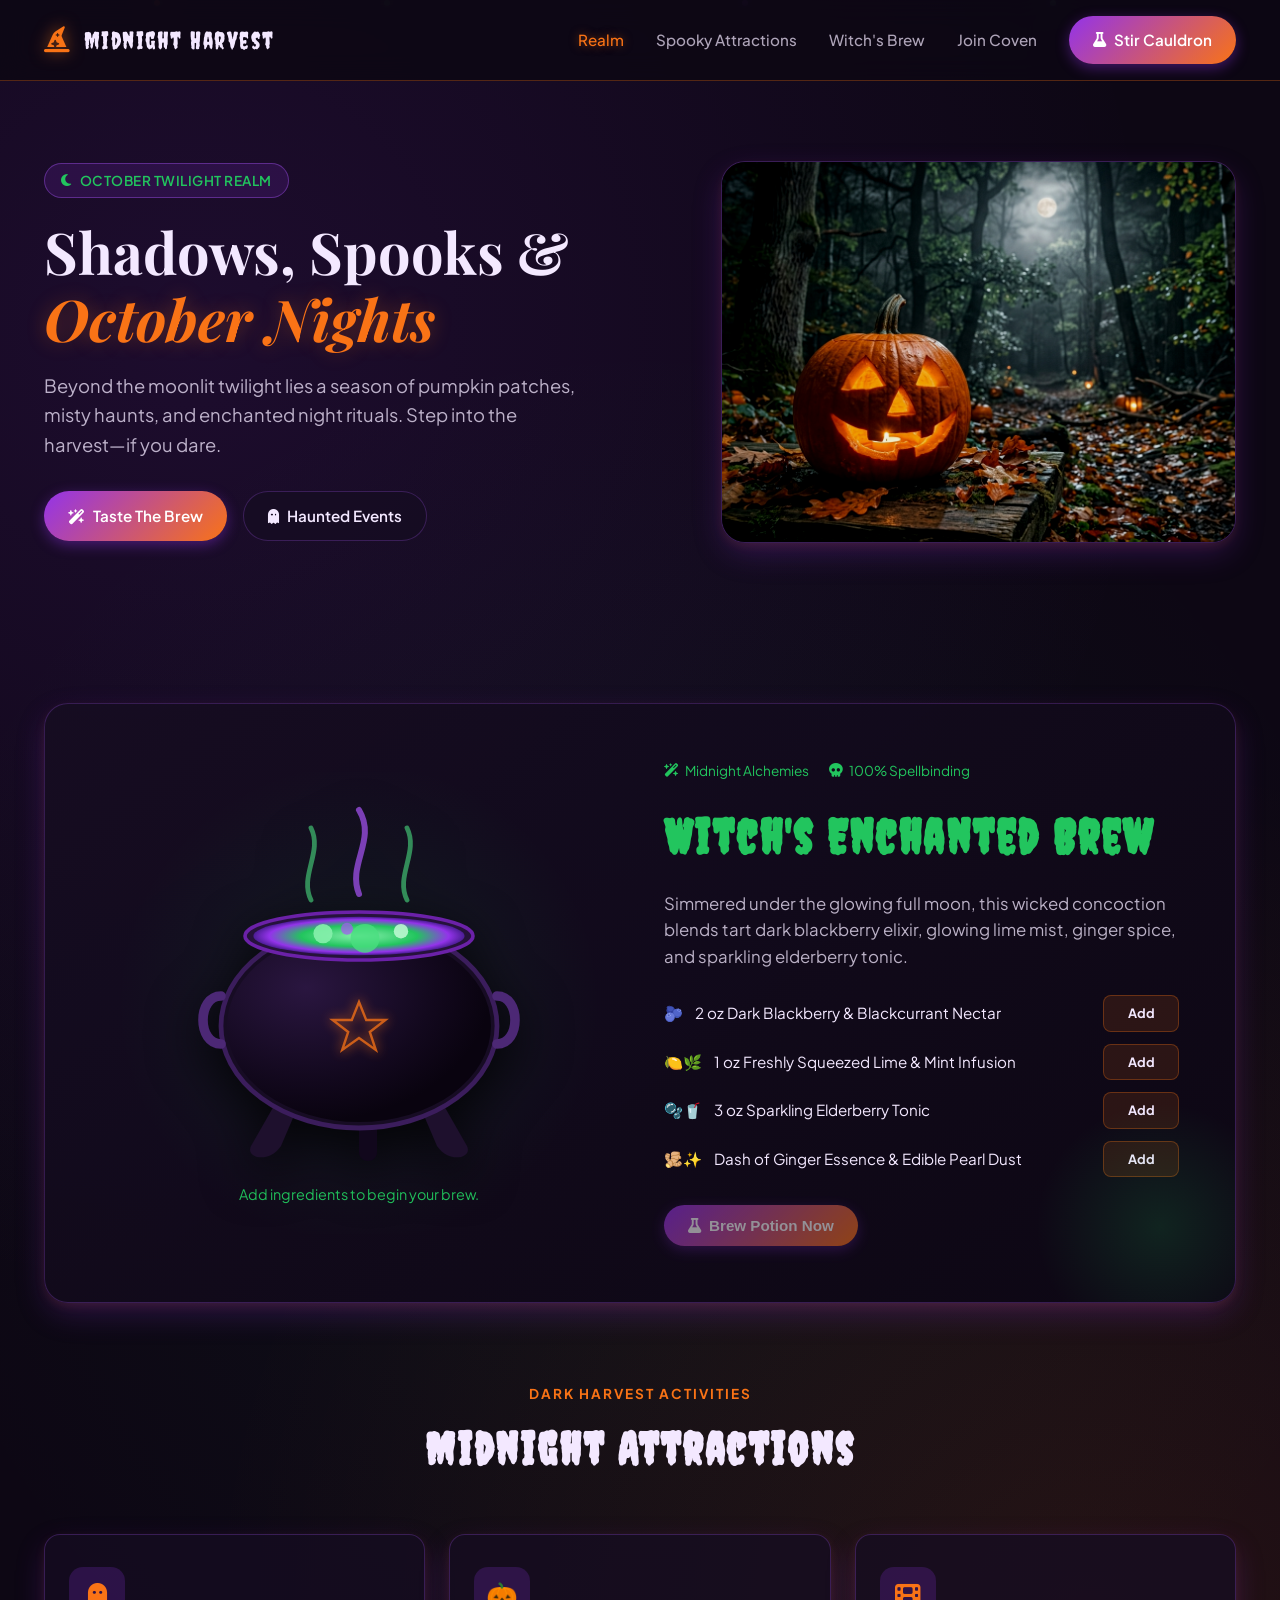
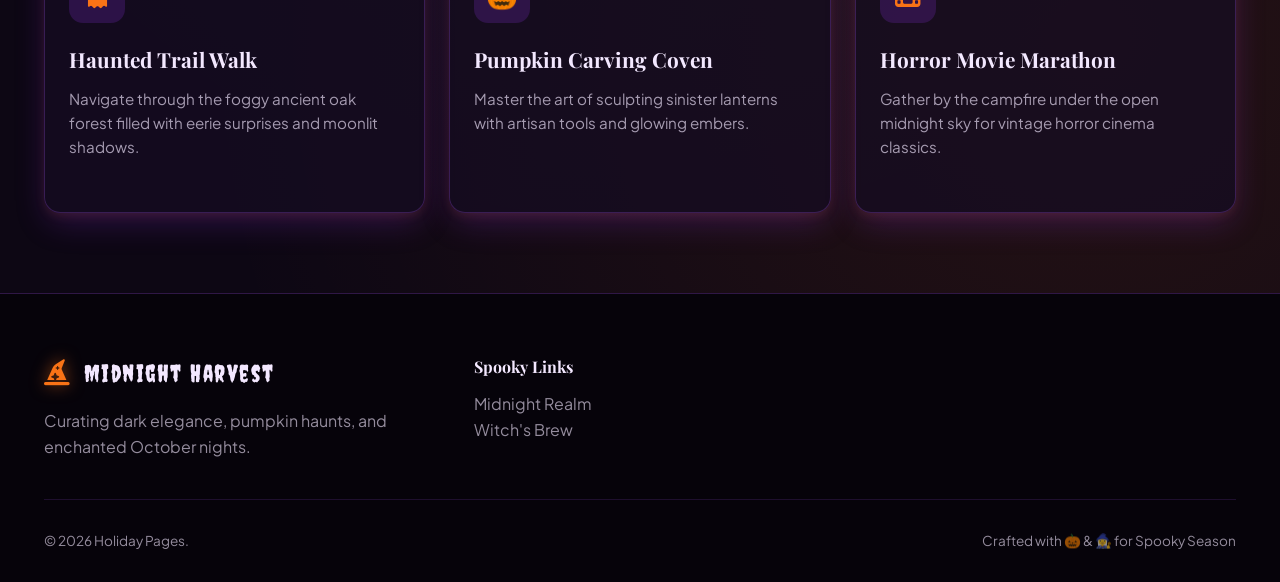
<file: index.html>
<!DOCTYPE html>
<html lang="en">

<head>
    <meta charset="UTF-8">
    <meta name="viewport" content="width=device-width, initial-scale=1.0">
    <title>Midnight Harvest & Spooky Season</title>
    <link rel="stylesheet" href="styles.css">
    <script src="nav.js" defer></script>
    <!-- Google Fonts: Creepster for eerie titles & Plus Jakarta Sans / Playfair for text -->
    <link rel="preconnect" href="https://fonts.googleapis.com">
    <link rel="preconnect" href="https://fonts.gstatic.com" crossorigin>
    <link href="https://fonts.googleapis.com/css2?family=Creepster&family=Playfair+Display:ital,wght@0,400..900;1,400..900&family=Plus+Jakarta+Sans:wght@300;400;500;600;700&display=swap" rel="stylesheet">
    <!-- FontAwesome icons for spooky UI items -->
    <link rel="stylesheet" href="https://cdnjs.cloudflare.com/ajax/libs/font-awesome/6.4.0/css/all.min.css">
</head>

<body>

    <div class="embers-container">
        <div class="floating-ember"></div>
        <div class="floating-ember"></div>
        <div class="floating-ember"></div>
        <div class="floating-ember"></div>
    </div>

    <!-- Navigation Header -->
    <header>
        <div class="container">
            <div class="nav-wrapper">
                <a href="#" class="logo">
                    <i class="fa-solid fa-hat-wizard"></i>
                    <span>Midnight Harvest</span>
                </a>
                <button class="nav-toggle" type="button" aria-expanded="false" aria-controls="primary-navigation" aria-label="Open navigation">
                    <i class="fa-solid fa-bars" aria-hidden="true"></i>
                </button>
                <div class="nav-menu" id="primary-navigation">
                    <ul class="nav-links">
                        <li><a href="#home" class="active">Realm</a></li>
                        <li><a href="#attractions">Spooky Attractions</a></li>
                        <li><a href="#brew">Witch's Brew</a></li>
                        <li><a href="pumpkin.html">Join Coven</a></li>
                    </ul>
                    <a href="#brew" class="btn-cta">
                        <i class="fa-solid fa-flask"></i> Stir Cauldron
                    </a>
                </div>
            </div>
        </div>
    </header>

    <main>
        <section class="hero-section" id="home">
            <div class="container">
                <div class="hero-grid">
                    <div class="hero-content">
                        <div class="seasonal-badge">
                            <i class="fa-solid fa-moon"></i> October Twilight Realm
                        </div>
                        <h1>Shadows, Spooks & <span>October Nights</span></h1>
                        <p>Beyond the moonlit twilight lies a season of pumpkin patches, misty haunts, and enchanted
                            night rituals. Step into the harvest—if you dare.</p>
                        <div class="hero-actions">
                            <a href="#brew" class="btn-cta">
                                <i class="fa-solid fa-wand-magic-sparkles"></i> Taste The Brew
                            </a>
                            <a href="#attractions" class="btn-secondary">
                                <i class="fa-solid fa-ghost"></i> Haunted Events
                            </a>
                        </div>
                    </div>

                    <div class="hero-spooky-card full-bleed-hero-card">
                        <img src="index-images/main-page.jpg"
                            alt="Glow of Jack-o-lantern in haunted woods">
                    </div>
                </div>
            </div>
        </section>

        <!-- Witch's Cauldron Recipe Section -->
        <section class="container" id="brew">
            <div class="story-section">
                <div class="story-grid">
                    <!-- DETAILED VECTOR WITCH'S CAULDRON WITH GLOWING BREW & ANIMATIONS -->
                    <div class="cauldron-container">
                        <div class="cauldron-svg-wrapper">
                            <svg viewBox="0 0 300 320" fill="none" xmlns="http://www.w3.org/2000/svg">
                                <!-- Steam & Mist layer -->
                                <g class="cauldron-steam">
                                    <path d="M110 90C100 70 120 50 110 30" stroke="#4ade80" stroke-width="4"
                                        stroke-linecap="round" opacity="0.6" />
                                    <path d="M150 85C140 60 165 40 150 15" stroke="#a855f7" stroke-width="5"
                                        stroke-linecap="round" opacity="0.7" />
                                    <path d="M190 90C180 70 200 50 190 30" stroke="#4ade80" stroke-width="4"
                                        stroke-linecap="round" opacity="0.6" />
                                </g>

                                <!-- Cauldron Feet/Stand -->
                                <path d="M80 260 L60 295 C55 305 75 310 85 295 L100 260 Z" fill="#1e102d" />
                                <path d="M220 260 L240 295 C245 305 225 310 215 295 L200 260 Z" fill="#1e102d" />
                                <path d="M150 270 L150 300 C150 310 165 310 165 300 L165 270 Z" fill="#11071c" />

                                <!-- Cauldron Body -->
                                <ellipse cx="150" cy="195" rx="115" ry="85" fill="#170c24" stroke="#3b1d5c"
                                    stroke-width="4" />
                                <ellipse cx="150" cy="195" rx="110" ry="80" fill="url(#cauldronShading)" />

                                <!-- Handles -->
                                <path d="M35 170 C15 170 15 210 35 210" stroke="#4c2875" stroke-width="8"
                                    stroke-linecap="round" fill="none" />
                                <path d="M265 170 C285 170 285 210 265 210" stroke="#4c2875" stroke-width="8"
                                    stroke-linecap="round" fill="none" />

                                <!-- Rim -->
                                <ellipse cx="150" cy="120" rx="95" ry="20" fill="#26123b" stroke="#6b21a8"
                                    stroke-width="3" />

                                <!-- Glowing Potion Liquid Surface -->
                                <g class="cauldron-glow">
                                    <ellipse cx="150" cy="120" rx="88" ry="16" fill="url(#potionGlow)" />
                                </g>

                                <!-- Bubbles popping in the potion -->
                                <circle class="cauldron-bubble" cx="120" cy="118" r="8" fill="#86efac" opacity="0.9" />
                                <circle class="cauldron-bubble-2" cx="155" cy="122" r="12" fill="#4ade80"
                                    opacity="0.8" />
                                <circle class="cauldron-bubble-3" cx="185" cy="116" r="6" fill="#bbf7d0"
                                    opacity="0.9" />
                                <circle class="cauldron-bubble" cx="140" cy="114" r="5" fill="#a855f7" opacity="0.7" />

                                <!-- Magic Emblem on Cauldron Front -->
                                <path
                                    d="M150 175 L156 190 L172 190 L159 200 L164 215 L150 205 L136 215 L141 200 L128 190 L144 190 Z"
                                    fill="none" stroke="#f97316" stroke-width="2" opacity="0.8"
                                    filter="drop-shadow(0 0 5px #f97316)" />

                                <!-- Gradients Definition -->
                                <defs>
                                    <radialGradient id="cauldronShading" cx="30%" cy="30%" r="70%">
                                        <stop offset="0%" stop-color="#2a1640" />
                                        <stop offset="70%" stop-color="#12081d" />
                                        <stop offset="100%" stop-color="#09030f" />
                                    </radialGradient>
                                    <radialGradient id="potionGlow" cx="50%" cy="50%" r="50%">
                                        <stop offset="0%" stop-color="#86efac" />
                                        <stop offset="55%" stop-color="#22c55e" />
                                        <stop offset="85%" stop-color="#9333ea" />
                                        <stop offset="100%" stop-color="#4c1d95" />
                                    </radialGradient>
                                </defs>
                            </svg>
                        </div>
                        <div class="cauldron-recipe-state">
                            <p class="cauldron-status" id="cauldronStatus" role="status" aria-live="polite">Add ingredients to begin your brew.</p>
                            <ul class="cauldron-contents" id="cauldronContents" aria-label="Ingredients in the cauldron"></ul>
                        </div>
                    </div>

                    <!-- Recipe Content -->
                    <div class="story-content">
                        <div class="recipe-meta">
                            <span><i class="fa-solid fa-wand-magic-sparkles"></i> Midnight Alchemies</span>
                            <span><i class="fa-solid fa-skull"></i> 100% Spellbinding</span>
                        </div>
                        <h2 class="spooky-font" style="color: var(--accent-green); font-size: 3rem;">Witch's Enchanted
                            Brew</h2>
                        <p>Simmered under the glowing full moon, this wicked concoction blends tart dark blackberry
                            elixir, glowing lime mist, ginger spice, and sparkling elderberry tonic.</p>

                        <ul class="ingredient-list brew-ingredient-list">
                            <li>
                                <span class="ingredient-name"><span aria-hidden="true">🫐</span> 2 oz Dark Blackberry & Blackcurrant Nectar</span>
                                <button class="ingredient-add" type="button" data-ingredient="Dark Blackberry & Blackcurrant Nectar">Add</button>
                            </li>
                            <li>
                                <span class="ingredient-name"><span aria-hidden="true">🍋🌿</span> 1 oz Freshly Squeezed Lime & Mint Infusion</span>
                                <button class="ingredient-add" type="button" data-ingredient="Freshly Squeezed Lime & Mint Infusion">Add</button>
                            </li>
                            <li>
                                <span class="ingredient-name"><span aria-hidden="true">🫧🥤</span> 3 oz Sparkling Elderberry Tonic</span>
                                <button class="ingredient-add" type="button" data-ingredient="Sparkling Elderberry Tonic">Add</button>
                            </li>
                            <li>
                                <span class="ingredient-name"><span aria-hidden="true">🫚✨</span> Dash of Ginger Essence & Edible Pearl Dust</span>
                                <button class="ingredient-add" type="button" data-ingredient="Ginger Essence & Edible Pearl Dust">Add</button>
                            </li>
                        </ul>

                        <button class="btn-cta" id="brewButton" type="button" onclick="castSpell()" disabled>
                            <i class="fa-solid fa-flask"></i> Brew Potion Now
                        </button>
                    </div>
                </div>
            </div>
        </section>

        <!-- Attractions Section -->
        <section class="container" id="attractions">
            <div class="section-header">
                <span class="sub-title">Dark Harvest Activities</span>
                <h2 class="spooky-font">Midnight Attractions</h2>
            </div>

            <div class="highlights-grid">
                <a class="feature-card" href="haunted.html">
                    <div class="feature-icon-wrapper">
                        <i class="fa-solid fa-ghost"></i>
                    </div>
                    <h3>Haunted Trail Walk</h3>
                    <p>Navigate through the foggy ancient oak forest filled with eerie surprises and moonlit shadows.
                    </p>
                </a>

                <a class="feature-card" href="pumpkin.html">
                    <div class="feature-icon-wrapper">
                        <span aria-hidden="true">🎃</span>
                    </div>
                    <h3>Pumpkin Carving Coven</h3>
                    <p>Master the art of sculpting sinister lanterns with artisan tools and glowing embers.</p>
                </a>

                <a class="feature-card" href="movies.html">
                    <div class="feature-icon-wrapper">
                        <i class="fa-solid fa-film"></i>
                    </div>
                    <h3>Horror Movie Marathon</h3>
                    <p>Gather by the campfire under the open midnight sky for vintage horror cinema classics.</p>
                </a>
            </div>
        </section>
    </main>

    <!-- Footer -->
    <footer>
        <div class="container">
            <div class="footer-grid">
                <div class="footer-brand">
                    <a href="#" class="logo">
                        <i class="fa-solid fa-hat-wizard"></i>
                        <span>Midnight Harvest</span>
                    </a>
                    <p>Curating dark elegance, pumpkin haunts, and enchanted October nights.</p>
                </div>
                <div>
                    <h4 style="color: var(--text-ghost); margin-bottom: 12px;">Spooky Links</h4>
                    <p><a href="#home" style="color: rgba(243,232,255,0.6); text-decoration: none;">Midnight Realm</a>
                    </p>
                    <p><a href="#brew" style="color: rgba(243,232,255,0.6); text-decoration: none;">Witch's Brew</a></p>
                </div>
            </div>
            <div class="footer-bottom">
                <p>&copy; 2026 Holiday Pages.</p>
                <p>Crafted with 🎃 & 🧙‍♀️ for Spooky Season</p>
            </div>
        </div>
    </footer>

    <!-- Toast Popup for Potion Spell -->
    <div class="spooky-toast" id="spookyToast" role="status" aria-live="polite">
        🧪 <i id="spookyToastMessage">Thick, heavy pockets of air pushed through the syrupy liquid, breaking with a sluggish snap.</i>
    </div>

    <script>
        const ingredientButtons = document.querySelectorAll('.ingredient-add');
        const cauldronContents = document.getElementById('cauldronContents');
        const cauldronStatus = document.getElementById('cauldronStatus');
        const brewButton = document.getElementById('brewButton');
        const addedIngredients = new Set();
        let isBrewing = false;

        function resetIngredients() {
            addedIngredients.clear();
            cauldronContents.replaceChildren();
            ingredientButtons.forEach((button) => {
                button.disabled = false;
                button.textContent = 'Add';
            });
            brewButton.disabled = true;
            cauldronStatus.textContent = 'Potion finished. Add ingredients to brew again.';
            isBrewing = false;
        }

        ingredientButtons.forEach((button) => {
            button.addEventListener('click', () => {
                const ingredient = button.dataset.ingredient;
                if (addedIngredients.has(ingredient)) return;

                addedIngredients.add(ingredient);
                const listItem = document.createElement('li');
                listItem.textContent = ingredient;
                cauldronContents.append(listItem);

                button.disabled = true;
                button.textContent = 'Added';
                cauldronStatus.textContent = addedIngredients.size === ingredientButtons.length
                    ? 'All ingredients added. Your brew is ready.'
                    : `${addedIngredients.size} of ${ingredientButtons.length} ingredients added.`;
                brewButton.disabled = addedIngredients.size !== ingredientButtons.length;
            });
        });

        function castSpell() {
            if (isBrewing || addedIngredients.size !== ingredientButtons.length) return;

            isBrewing = true;
            brewButton.disabled = true;
            const toast = document.getElementById('spookyToast');
            const toastMessage = document.getElementById('spookyToastMessage');
            toast.style.display = 'block';
            toastMessage.textContent = 'Thick, heavy pockets of air pushed through the syrupy liquid, breaking with a sluggish snap.';
            cauldronStatus.textContent = 'Your potion is bubbling away.';

            // Visual feedback on cauldron SVG bubbles
            const bubbles = document.querySelectorAll('.cauldron-bubble, .cauldron-bubble-2, .cauldron-bubble-3');
            bubbles.forEach(b => {
                b.style.fill = "#f97316";
            });

            setTimeout(() => {
                toast.style.display = 'none';
                bubbles.forEach(b => {
                    b.style.fill = "#86efac";
                });

                setTimeout(() => {
                    toastMessage.textContent = 'Your potion is ready to serve!';
                    toast.style.display = 'block';
                    cauldronStatus.textContent = 'Your potion is ready to serve.';

                    setTimeout(() => {
                        toast.style.display = 'none';
                        resetIngredients();
                    }, 3000);
                }, 1500);
            }, 4000);
        }
    </script>
</body>
</html>
</file>
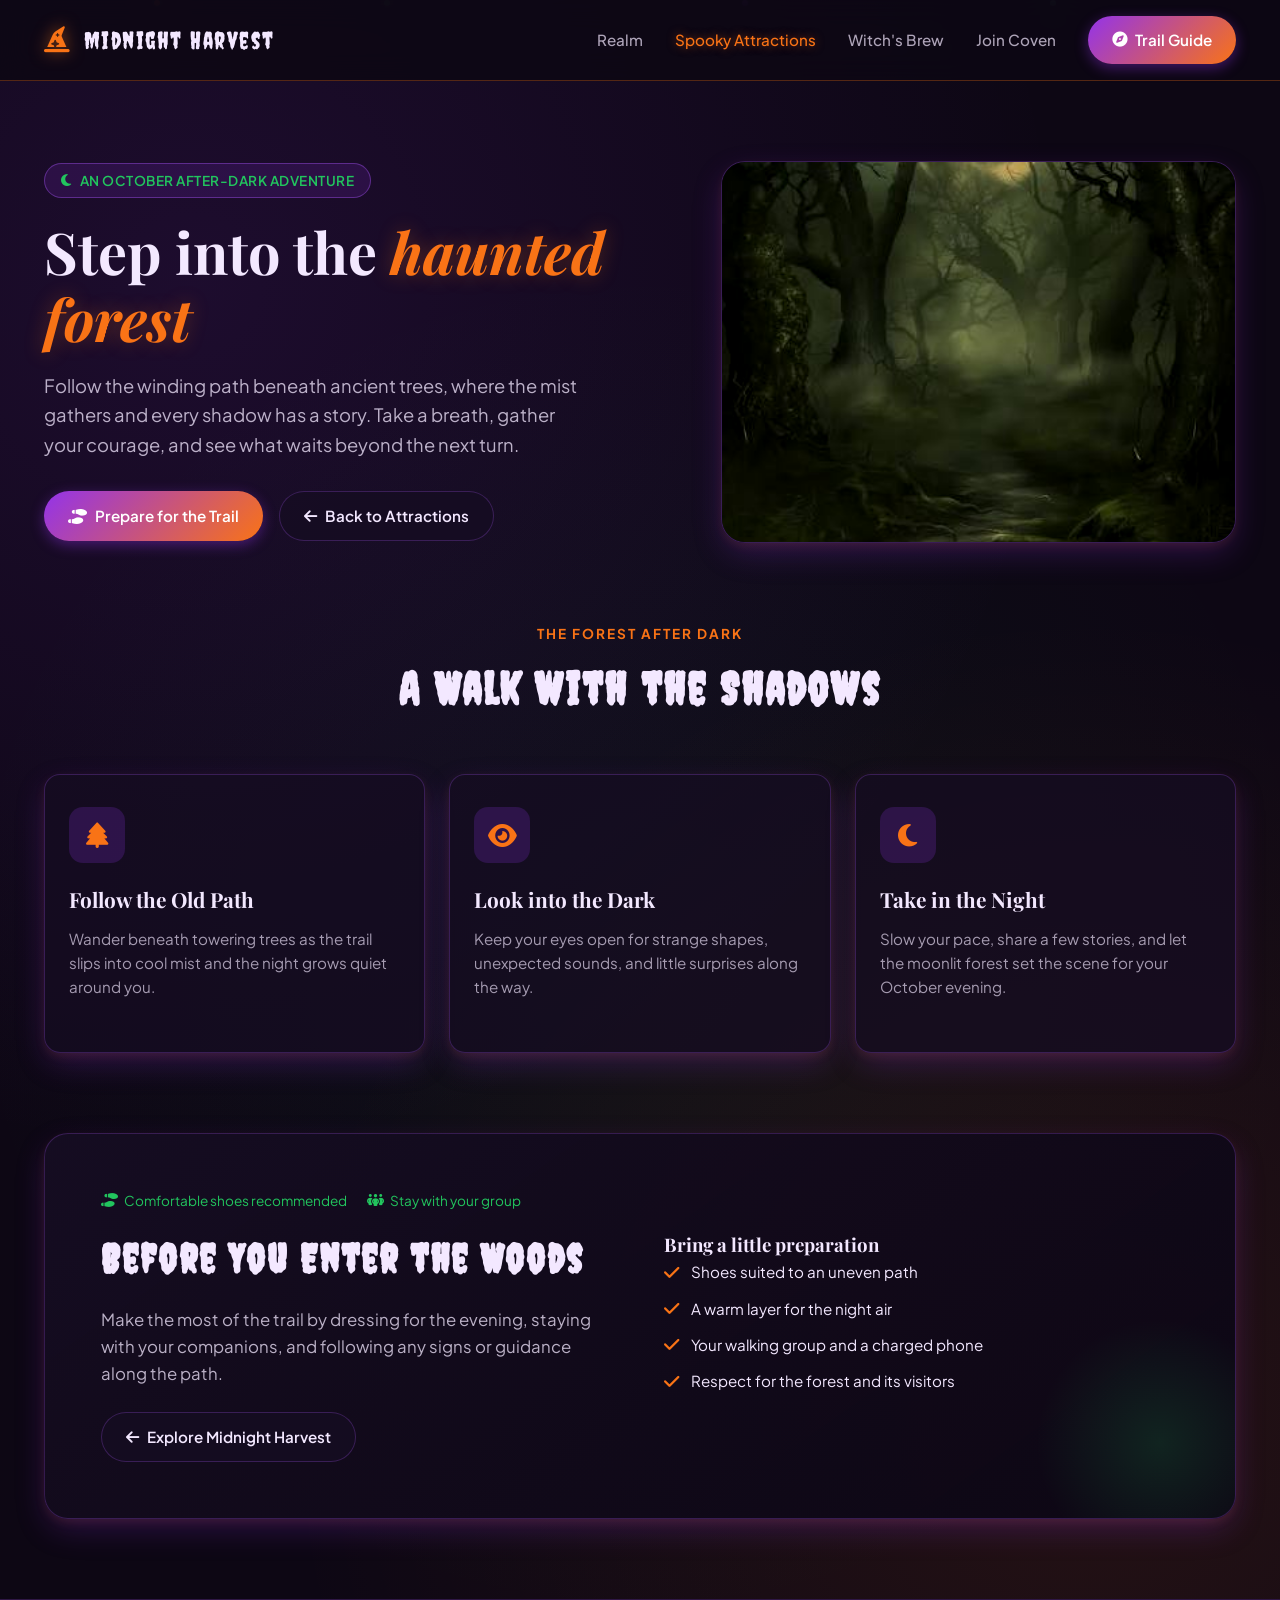
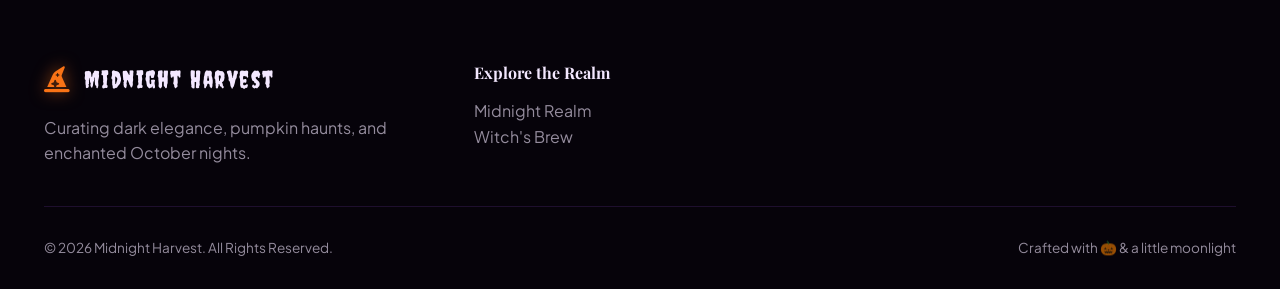
<file: haunted.html>
<!DOCTYPE html>
<html lang="en">
<head>
    <meta charset="UTF-8">
    <meta name="viewport" content="width=device-width, initial-scale=1.0">
    <title>Haunted Trail Walk</title>
    <link rel="stylesheet" href="styles.css">
    <script src="nav.js" defer></script>
    <!-- Google Fonts: Creepster for eerie titles & Plus Jakarta Sans / Playfair for text -->
    <link rel="preconnect" href="https://fonts.googleapis.com">
    <link rel="preconnect" href="https://fonts.gstatic.com" crossorigin>
    <link href="https://fonts.googleapis.com/css2?family=Creepster&family=Playfair+Display:ital,wght@0,400..900;1,400..900&family=Plus+Jakarta+Sans:wght@300;400;500;600;700&display=swap" rel="stylesheet">
    <!-- FontAwesome icons for spooky UI items -->
    <link rel="stylesheet" href="https://cdnjs.cloudflare.com/ajax/libs/font-awesome/6.4.0/css/all.min.css">
</head>
<body>
    <div class="embers-container" aria-hidden="true">
        <div class="floating-ember"></div>
        <div class="floating-ember"></div>
        <div class="floating-ember"></div>
        <div class="floating-ember"></div>
    </div>

    <!-- Navigation Header -->
    <header>
        <div class="container">
            <div class="nav-wrapper">
                <a href="index.html" class="logo">
                    <i class="fa-solid fa-hat-wizard"></i>
                    <span>Midnight Harvest</span>
                </a>
                <button class="nav-toggle" type="button" aria-expanded="false" aria-controls="primary-navigation" aria-label="Open navigation">
                    <i class="fa-solid fa-bars" aria-hidden="true"></i>
                </button>
                <div class="nav-menu" id="primary-navigation">
                    <ul class="nav-links">
                        <li><a href="index.html#home">Realm</a></li>
                        <li><a href="index.html#attractions" class="active">Spooky Attractions</a></li>
                        <li><a href="index.html#brew">Witch's Brew</a></li>
                        <li><a href="pumpkin.html">Join Coven</a></li>
                    </ul>
                    <a href="#trail-guide" class="btn-cta">
                        <i class="fa-solid fa-compass"></i> Trail Guide
                    </a>
                </div>
            </div>
        </div>
    </header>

    <main>
        <section class="hero-section" id="home">
            <div class="container">
                <div class="hero-grid">
                    <div class="hero-content">
                        <div class="seasonal-badge">
                            <i class="fa-solid fa-moon"></i> An October After-Dark Adventure
                        </div>
                        <h1>Step into the <span>haunted forest</span></h1>
                        <p>Follow the winding path beneath ancient trees, where the mist gathers and every shadow has a story. Take a breath, gather your courage, and see what waits beyond the next turn.</p>
                        <div class="hero-actions">
                            <a href="#trail-guide" class="btn-cta">
                                <i class="fa-solid fa-shoe-prints"></i> Prepare for the Trail
                            </a>
                            <a href="index.html#attractions" class="btn-secondary">
                                <i class="fa-solid fa-arrow-left"></i> Back to Attractions
                            </a>
                        </div>
                    </div>

                    <div class="hero-spooky-card full-bleed-hero-card">
                        <img src="haunted-images/haunted-path.jpg"
                            alt="A moonlit path winding through a swampy forest of twisted trees">
                    </div>
                </div>
            </div>
        </section>

        <section class="container" id="trail-experience">
            <div class="section-header">
                <span class="sub-title">The forest after dark</span>
                <h2 class="spooky-font">A Walk with the Shadows</h2>
            </div>

            <div class="highlights-grid">
                <div class="feature-card">
                    <div class="feature-icon-wrapper">
                        <i class="fa-solid fa-tree"></i>
                    </div>
                    <h3>Follow the Old Path</h3>
                    <p>Wander beneath towering trees as the trail slips into cool mist and the night grows quiet around you.</p>
                </div>

                <div class="feature-card">
                    <div class="feature-icon-wrapper">
                        <i class="fa-solid fa-eye"></i>
                    </div>
                    <h3>Look into the Dark</h3>
                    <p>Keep your eyes open for strange shapes, unexpected sounds, and little surprises along the way.</p>
                </div>

                <div class="feature-card">
                    <div class="feature-icon-wrapper">
                        <i class="fa-solid fa-moon"></i>
                    </div>
                    <h3>Take in the Night</h3>
                    <p>Slow your pace, share a few stories, and let the moonlit forest set the scene for your October evening.</p>
                </div>
            </div>
        </section>

        <section class="container" id="trail-guide">
            <div class="story-section">
                <div class="story-grid">
                    <div class="story-content">
                        <div class="recipe-meta">
                            <span><i class="fa-solid fa-shoe-prints"></i> Comfortable shoes recommended</span>
                            <span><i class="fa-solid fa-people-group"></i> Stay with your group</span>
                        </div>
                        <h2 class="spooky-font">Before You Enter the Woods</h2>
                        <p>Make the most of the trail by dressing for the evening, staying with your companions, and following any signs or guidance along the path.</p>
                        <a href="index.html#attractions" class="btn-secondary">
                            <i class="fa-solid fa-arrow-left"></i> Explore Midnight Harvest
                        </a>
                    </div>

                    <div class="story-content">
                        <h3>Bring a little preparation</h3>
                        <ul class="ingredient-list">
                            <li><i class="fa-solid fa-check"></i> Shoes suited to an uneven path</li>
                            <li><i class="fa-solid fa-check"></i> A warm layer for the night air</li>
                            <li><i class="fa-solid fa-check"></i> Your walking group and a charged phone</li>
                            <li><i class="fa-solid fa-check"></i> Respect for the forest and its visitors</li>
                        </ul>
                    </div>
                </div>
            </div>
        </section>
    </main>

    <footer>
        <div class="container">
            <div class="footer-grid">
                <div class="footer-brand">
                    <a href="index.html" class="logo">
                        <i class="fa-solid fa-hat-wizard"></i>
                        <span>Midnight Harvest</span>
                    </a>
                    <p>Curating dark elegance, pumpkin haunts, and enchanted October nights.</p>
                </div>
                <div>
                    <h4 style="color: var(--text-ghost); margin-bottom: 12px;">Explore the Realm</h4>
                    <p><a href="index.html#home" style="color: rgba(243,232,255,0.6); text-decoration: none;">Midnight Realm</a></p>
                    <p><a href="index.html#brew" style="color: rgba(243,232,255,0.6); text-decoration: none;">Witch's Brew</a></p>
                </div>
            </div>
            <div class="footer-bottom">
                <p>&copy; 2026 Midnight Harvest. All Rights Reserved.</p>
                <p>Crafted with 🎃 &amp; a little moonlight</p>
            </div>
        </div>
    </footer>
</body>
</html>
</file>
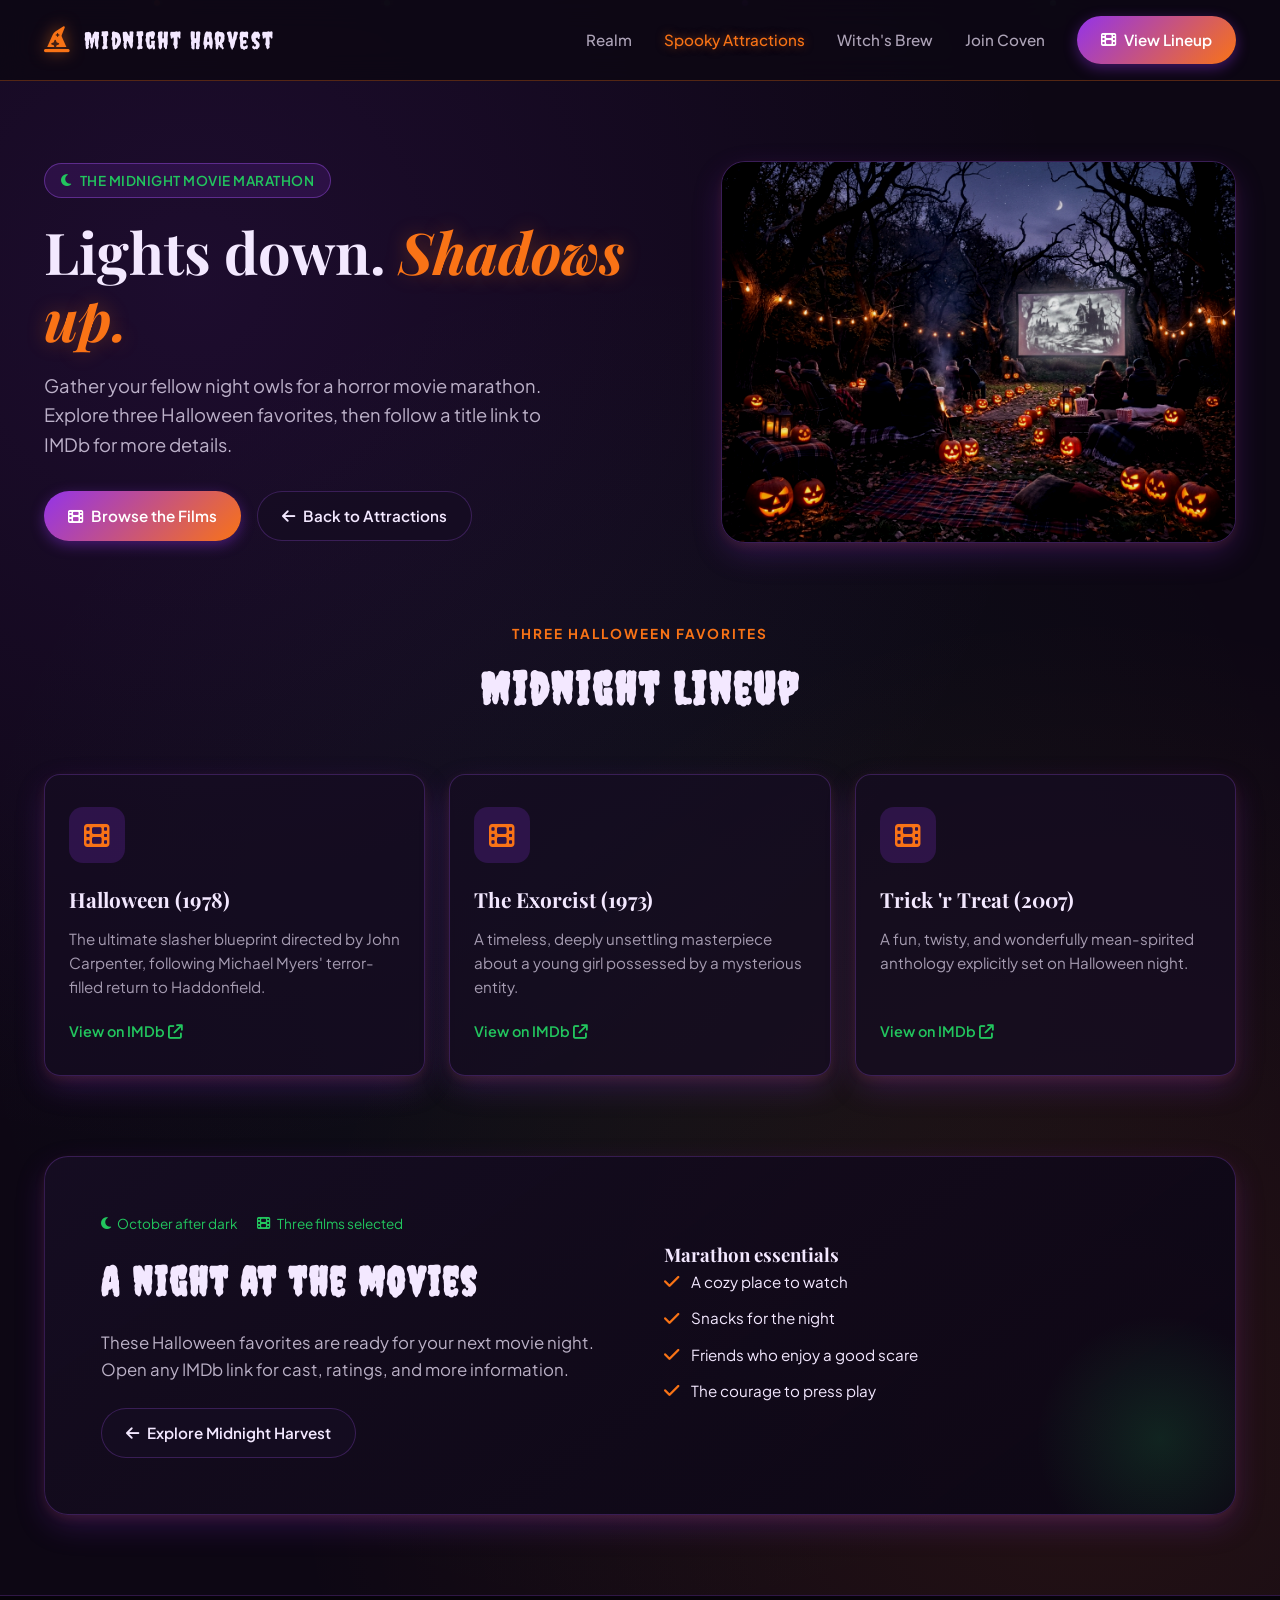
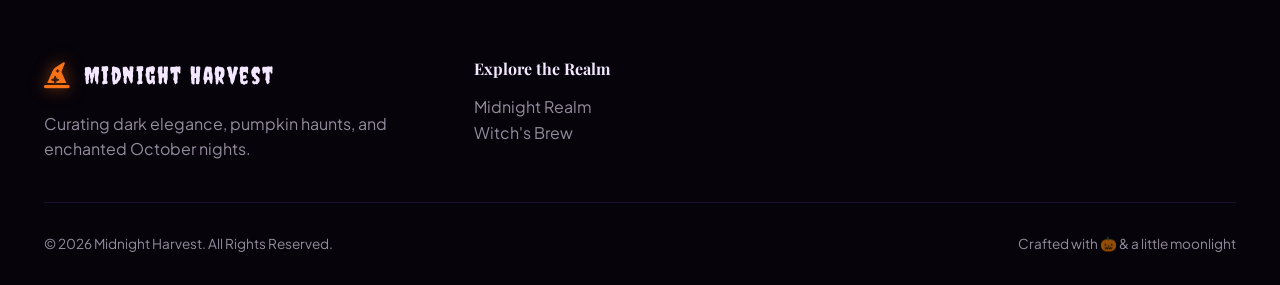
<file: movies.html>
<!DOCTYPE html>
<html lang="en">
<head>
    <meta charset="UTF-8">
    <meta name="viewport" content="width=device-width, initial-scale=1.0">
    <title>Horror Movie Marathon</title>
    <link rel="stylesheet" href="styles.css">
    <script src="nav.js" defer></script>
    <!-- Google Fonts: Creepster for eerie titles & Plus Jakarta Sans / Playfair for text -->
    <link rel="preconnect" href="https://fonts.googleapis.com">
    <link rel="preconnect" href="https://fonts.gstatic.com" crossorigin>
    <link href="https://fonts.googleapis.com/css2?family=Creepster&family=Playfair+Display:ital,wght@0,400..900;1,400..900&family=Plus+Jakarta+Sans:wght@300;400;500;600;700&display=swap" rel="stylesheet">
    <!-- FontAwesome icons for spooky UI items -->
    <link rel="stylesheet" href="https://cdnjs.cloudflare.com/ajax/libs/font-awesome/6.4.0/css/all.min.css">
</head>
<body>
    <div class="embers-container" aria-hidden="true">
        <div class="floating-ember"></div>
        <div class="floating-ember"></div>
        <div class="floating-ember"></div>
        <div class="floating-ember"></div>
    </div>

    <!-- Navigation Header -->
    <header>
        <div class="container">
            <div class="nav-wrapper">
                <a href="index.html" class="logo">
                    <i class="fa-solid fa-hat-wizard"></i>
                    <span>Midnight Harvest</span>
                </a>
                <button class="nav-toggle" type="button" aria-expanded="false" aria-controls="primary-navigation" aria-label="Open navigation">
                    <i class="fa-solid fa-bars" aria-hidden="true"></i>
                </button>
                <div class="nav-menu" id="primary-navigation">
                    <ul class="nav-links">
                        <li><a href="index.html#home">Realm</a></li>
                        <li><a href="index.html#attractions" class="active">Spooky Attractions</a></li>
                        <li><a href="index.html#brew">Witch's Brew</a></li>
                        <li><a href="pumpkin.html">Join Coven</a></li>
                    </ul>
                    <a href="#lineup" class="btn-cta">
                        <i class="fa-solid fa-film"></i> View Lineup
                    </a>
                </div>
            </div>
        </div>
    </header>

    <main>
        <section class="hero-section" id="home">
            <div class="container">
                <div class="hero-grid">
                    <div class="hero-content">
                        <div class="seasonal-badge">
                            <i class="fa-solid fa-moon"></i> The Midnight Movie Marathon
                        </div>
                        <h1>Lights down. <span>Shadows up.</span></h1>
                        <p>Gather your fellow night owls for a horror movie marathon. Explore three Halloween favorites, then follow a title link to IMDb for more details.</p>
                        <div class="hero-actions">
                            <a href="#lineup" class="btn-cta">
                                <i class="fa-solid fa-film"></i> Browse the Films
                            </a>
                            <a href="index.html#attractions" class="btn-secondary">
                                <i class="fa-solid fa-arrow-left"></i> Back to Attractions
                            </a>
                        </div>
                    </div>

                    <div class="hero-spooky-card full-bleed-hero-card">
                        <img src="horror-images/movie-night-hero.jpg"
                            alt="Friends watching a Halloween movie outdoors among glowing jack-o'-lanterns">
                    </div>
                </div>
            </div>
        </section>

        <section class="container" id="lineup">
            <div class="section-header">
                <span class="sub-title">Three Halloween favorites</span>
                <h2 class="spooky-font">Midnight Lineup</h2>
            </div>

            <div class="highlights-grid">
                <a class="feature-card movie-card" href="https://www.imdb.com/title/tt0077651/" target="_blank" rel="noopener noreferrer" aria-label="Open Halloween (1978) on IMDb in a new tab">
                    <div class="feature-icon-wrapper">
                        <i class="fa-solid fa-film"></i>
                    </div>
                    <h3>Halloween (1978)</h3>
                    <p>The ultimate slasher blueprint directed by John Carpenter, following Michael Myers' terror-filled return to Haddonfield.</p>
                    <span class="movie-imdb-link">View on IMDb <i class="fa-solid fa-arrow-up-right-from-square" aria-hidden="true"></i></span>
                </a>

                <a class="feature-card movie-card" href="https://www.imdb.com/title/tt0070047/" target="_blank" rel="noopener noreferrer" aria-label="Open The Exorcist (1973) on IMDb in a new tab">
                    <div class="feature-icon-wrapper">
                        <i class="fa-solid fa-film"></i>
                    </div>
                    <h3>The Exorcist (1973)</h3>
                    <p>A timeless, deeply unsettling masterpiece about a young girl possessed by a mysterious entity.</p>
                    <span class="movie-imdb-link">View on IMDb <i class="fa-solid fa-arrow-up-right-from-square" aria-hidden="true"></i></span>
                </a>

                <a class="feature-card movie-card" href="https://www.imdb.com/title/tt0862856/" target="_blank" rel="noopener noreferrer" aria-label="Open Trick 'r Treat (2007) on IMDb in a new tab">
                    <div class="feature-icon-wrapper">
                        <i class="fa-solid fa-film"></i>
                    </div>
                    <h3>Trick 'r Treat (2007)</h3>
                    <p>A fun, twisty, and wonderfully mean-spirited anthology explicitly set on Halloween night.</p>
                    <span class="movie-imdb-link">View on IMDb <i class="fa-solid fa-arrow-up-right-from-square" aria-hidden="true"></i></span>
                </a>
            </div>
        </section>

        <section class="container" id="marathon-notes">
            <div class="story-section">
                <div class="story-grid">
                    <div class="story-content">
                        <div class="recipe-meta">
                            <span><i class="fa-solid fa-moon"></i> October after dark</span>
                            <span><i class="fa-solid fa-film"></i> Three films selected</span>
                        </div>
                        <h2 class="spooky-font">A night at the movies</h2>
                        <p>These Halloween favorites are ready for your next movie night. Open any IMDb link for cast, ratings, and more information.</p>
                        <a href="index.html#attractions" class="btn-secondary">
                            <i class="fa-solid fa-arrow-left"></i> Explore Midnight Harvest
                        </a>
                    </div>

                    <div class="story-content">
                        <h3>Marathon essentials</h3>
                        <ul class="ingredient-list">
                            <li><i class="fa-solid fa-check"></i> A cozy place to watch</li>
                            <li><i class="fa-solid fa-check"></i> Snacks for the night</li>
                            <li><i class="fa-solid fa-check"></i> Friends who enjoy a good scare</li>
                            <li><i class="fa-solid fa-check"></i> The courage to press play</li>
                        </ul>
                    </div>
                </div>
            </div>
        </section>
    </main>

    <footer>
        <div class="container">
            <div class="footer-grid">
                <div class="footer-brand">
                    <a href="index.html" class="logo">
                        <i class="fa-solid fa-hat-wizard"></i>
                        <span>Midnight Harvest</span>
                    </a>
                    <p>Curating dark elegance, pumpkin haunts, and enchanted October nights.</p>
                </div>
                <div>
                    <h4 style="color: var(--text-ghost); margin-bottom: 12px;">Explore the Realm</h4>
                    <p><a href="index.html#home" style="color: rgba(243,232,255,0.6); text-decoration: none;">Midnight Realm</a></p>
                    <p><a href="index.html#brew" style="color: rgba(243,232,255,0.6); text-decoration: none;">Witch's Brew</a></p>
                </div>
            </div>
            <div class="footer-bottom">
                <p>&copy; 2026 Midnight Harvest. All Rights Reserved.</p>
                <p>Crafted with 🎃 &amp; a little moonlight</p>
            </div>
        </div>
    </footer>
</body>
</html>
</file>
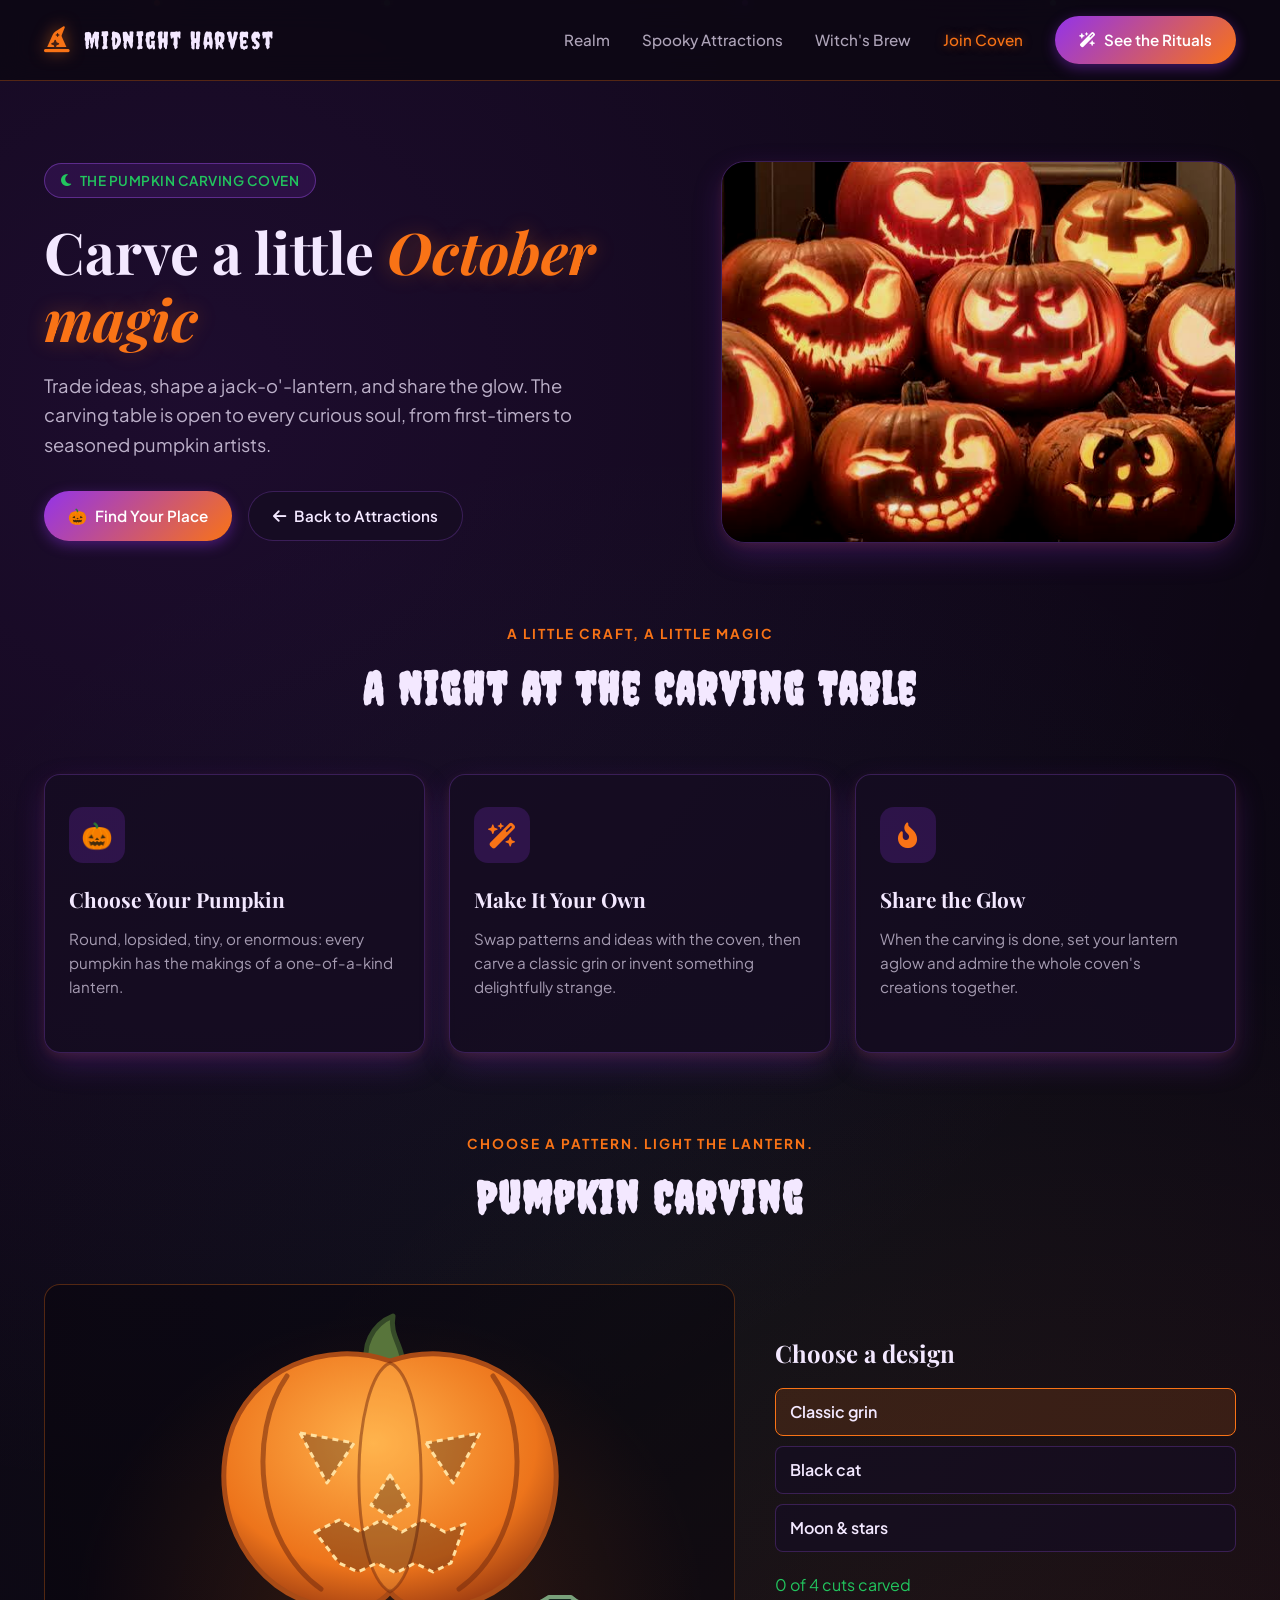
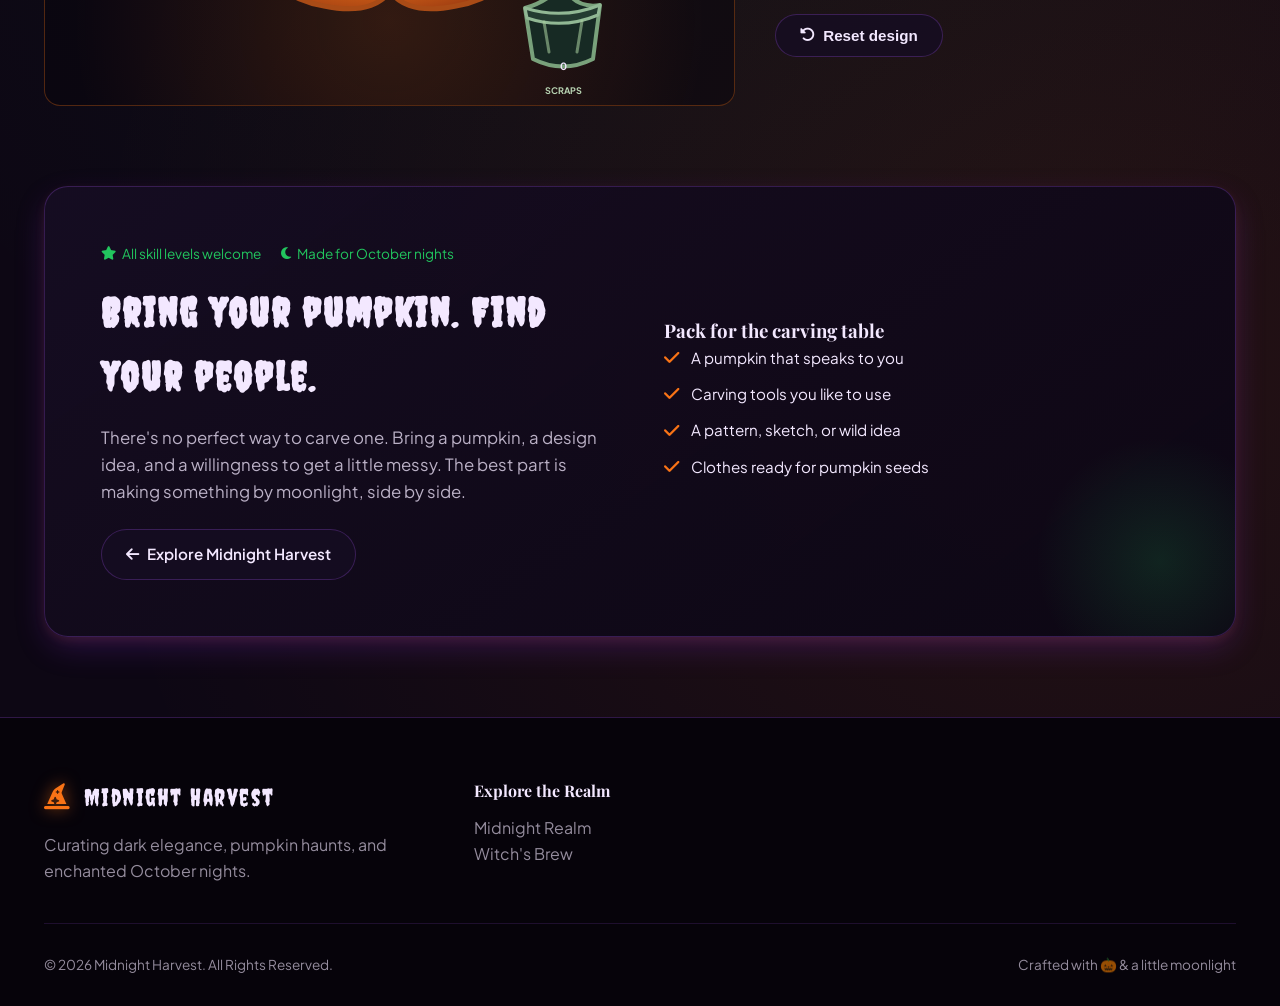
<file: pumpkin.html>
<!DOCTYPE html>
<html lang="en">
<head>
    <meta charset="UTF-8">
    <meta name="viewport" content="width=device-width, initial-scale=1.0">
    <title>Pumpkin Carving Coven</title>
    <link rel="stylesheet" href="styles.css">
    <script src="nav.js" defer></script>
    <script src="pumpkin-game.js" defer></script>
    <!-- Google Fonts: Creepster for eerie titles & Plus Jakarta Sans / Playfair for text -->
    <link rel="preconnect" href="https://fonts.googleapis.com">
    <link rel="preconnect" href="https://fonts.gstatic.com" crossorigin>
    <link href="https://fonts.googleapis.com/css2?family=Creepster&family=Playfair+Display:ital,wght@0,400..900;1,400..900&family=Plus+Jakarta+Sans:wght@300;400;500;600;700&display=swap" rel="stylesheet">
    <!-- FontAwesome icons for spooky UI items -->
    <link rel="stylesheet" href="https://cdnjs.cloudflare.com/ajax/libs/font-awesome/6.4.0/css/all.min.css">
</head>
<body>
    <div class="embers-container" aria-hidden="true">
        <div class="floating-ember"></div>
        <div class="floating-ember"></div>
        <div class="floating-ember"></div>
        <div class="floating-ember"></div>
    </div>

    <!-- Navigation Header -->
    <header>
        <div class="container">
            <div class="nav-wrapper">
                <a href="index.html" class="logo">
                    <i class="fa-solid fa-hat-wizard"></i>
                    <span>Midnight Harvest</span>
                </a>
                <button class="nav-toggle" type="button" aria-expanded="false" aria-controls="primary-navigation" aria-label="Open navigation">
                    <i class="fa-solid fa-bars" aria-hidden="true"></i>
                </button>
                <div class="nav-menu" id="primary-navigation">
                    <ul class="nav-links">
                        <li><a href="index.html#home">Realm</a></li>
                        <li><a href="index.html#attractions">Spooky Attractions</a></li>
                        <li><a href="index.html#brew">Witch's Brew</a></li>
                        <li><a href="#join" class="active">Join Coven</a></li>
                    </ul>
                    <a href="#gatherings" class="btn-cta">
                        <i class="fa-solid fa-wand-magic-sparkles"></i> See the Rituals
                    </a>
                </div>
            </div>
        </div>
    </header>

    <main>
        <section class="hero-section" id="home">
            <div class="container">
                <div class="hero-grid">
                    <div class="hero-content">
                        <div class="seasonal-badge">
                            <i class="fa-solid fa-moon"></i> The Pumpkin Carving Coven
                        </div>
                        <h1>Carve a little <span>October magic</span></h1>
                        <p>Trade ideas, shape a jack-o'-lantern, and share the glow. The carving table is open to every curious soul, from first-timers to seasoned pumpkin artists.</p>
                        <div class="hero-actions">
                            <a href="#join" class="btn-cta">
                                <span aria-hidden="true">🎃</span> Find Your Place
                            </a>
                            <a href="index.html#attractions" class="btn-secondary">
                                <i class="fa-solid fa-arrow-left"></i> Back to Attractions
                            </a>
                        </div>
                    </div>

                    <div class="hero-spooky-card full-bleed-hero-card">
                        <img src="carving-images/pumpkin-carving.jpg"
                            alt="Pumpkin carving for the coven">
                    </div>
                </div>
            </div>
        </section>

        <section class="container" id="gatherings">
            <div class="section-header">
                <span class="sub-title">A little craft, a little magic</span>
                <h2 class="spooky-font">A Night at the Carving Table</h2>
            </div>

            <div class="highlights-grid">
                <div class="feature-card">
                    <div class="feature-icon-wrapper">
                        <span aria-hidden="true">🎃</span>
                    </div>
                    <h3>Choose Your Pumpkin</h3>
                    <p>Round, lopsided, tiny, or enormous: every pumpkin has the makings of a one-of-a-kind lantern.</p>
                </div>

                <div class="feature-card">
                    <div class="feature-icon-wrapper">
                        <i class="fa-solid fa-wand-magic-sparkles"></i>
                    </div>
                    <h3>Make It Your Own</h3>
                    <p>Swap patterns and ideas with the coven, then carve a classic grin or invent something delightfully strange.</p>
                </div>

                <div class="feature-card">
                    <div class="feature-icon-wrapper">
                        <i class="fa-solid fa-fire-flame-curved"></i>
                    </div>
                    <h3>Share the Glow</h3>
                    <p>When the carving is done, set your lantern aglow and admire the whole coven's creations together.</p>
                </div>
            </div>
        </section>

        <section class="container" id="carving-game">
            <div class="section-header">
                <span class="sub-title">Choose a pattern. Light the lantern.</span>
                <h2 class="spooky-font">Pumpkin Carving</h2>
            </div>

            <div class="carving-game-layout">
                <div class="carving-stage">
                    <svg class="carving-pumpkin" id="carvingPumpkin" viewBox="0 0 440 420" role="group" aria-label="Pumpkin carving area with scrap bag">
                        <defs>
                            <radialGradient id="pumpkinSkin" cx="45%" cy="35%" r="70%">
                                <stop offset="0%" stop-color="#ffb24c" />
                                <stop offset="70%" stop-color="#ed741b" />
                                <stop offset="100%" stop-color="#9c3b11" />
                            </radialGradient>
                            <filter id="cutGlow" x="-100%" y="-100%" width="300%" height="300%">
                                <feGaussianBlur stdDeviation="5" result="blur" />
                                <feMerge>
                                    <feMergeNode in="blur" />
                                    <feMergeNode in="SourceGraphic" />
                                </feMerge>
                            </filter>
                        </defs>
                        <path class="pumpkin-stem" d="M199 83 C190 62 203 39 223 31 C219 52 235 62 232 83 Z" />
                        <path class="pumpkin-body" d="M220 76 C157 54 79 83 59 153 C38 229 83 309 154 321 C198 330 213 315 220 307 C227 315 242 330 286 321 C357 309 402 229 381 153 C361 83 283 54 220 76 Z" />
                        <path class="pumpkin-lobe" d="M220 78 C180 95 177 283 220 307 C263 283 260 95 220 78 Z" />
                        <path class="pumpkin-groove" d="M117 91 C77 148 86 258 151 304" />
                        <path class="pumpkin-groove" d="M323 91 C363 148 354 258 289 304" />
                        <g id="carvingPattern" aria-label="Carving pattern"></g>
                        <g id="fallingPieces" aria-hidden="true" pointer-events="none"></g>
                        <g class="carving-scrap-bag" aria-label="Mini garbage bag">
                            <path class="scrap-bag-body" d="M355 323 Q367 320 379 312 L401 312 Q413 323 430 320 L423 374 Q393 389 363 374 Z" />
                            <path class="scrap-bag-rim" d="M355 323 Q393 335 430 320 L428 330 Q393 345 357 333 Z" />
                            <path class="scrap-bag-fold" d="M374 337 L379 367 M412 336 L407 367" />
                            <text class="scrap-bag-label" x="393" y="409">SCRAPS</text>
                            <text class="scrap-bag-count" id="scrapCount" x="393" y="385">0</text>
                        </g>
                    </svg>
                </div>

                <div class="carving-controls">
                    <h3>Choose a design</h3>
                    <div class="carving-designs" role="group" aria-label="Pumpkin designs">
                        <button class="carving-design is-selected" type="button" data-design="grin" aria-pressed="true">Classic grin</button>
                        <button class="carving-design" type="button" data-design="cat" aria-pressed="false">Black cat</button>
                        <button class="carving-design" type="button" data-design="moon" aria-pressed="false">Moon &amp; stars</button>
                    </div>
                    <p class="carving-progress" id="carvingProgress" role="status" aria-live="polite">0 of 3 cuts carved</p>
                    <button class="btn-secondary carving-reset" id="resetCarving" type="button">
                        <i class="fa-solid fa-rotate-left" aria-hidden="true"></i> Reset design
                    </button>
                </div>
            </div>
        </section>

        <section class="container" id="join">
            <div class="story-section">
                <div class="story-grid">
                    <div class="story-content">
                        <div class="recipe-meta">
                            <span><i class="fa-solid fa-star"></i> All skill levels welcome</span>
                            <span><i class="fa-solid fa-moon"></i> Made for October nights</span>
                        </div>
                        <h2 class="spooky-font">Bring your pumpkin. Find your people.</h2>
                        <p>There's no perfect way to carve one. Bring a pumpkin, a design idea, and a willingness to get a little messy. The best part is making something by moonlight, side by side.</p>
                        <a href="index.html#attractions" class="btn-secondary">
                            <i class="fa-solid fa-arrow-left"></i> Explore Midnight Harvest
                        </a>
                    </div>

                    <div class="story-content">
                        <h3>Pack for the carving table</h3>
                        <ul class="ingredient-list">
                            <li><i class="fa-solid fa-check"></i> A pumpkin that speaks to you</li>
                            <li><i class="fa-solid fa-check"></i> Carving tools you like to use</li>
                            <li><i class="fa-solid fa-check"></i> A pattern, sketch, or wild idea</li>
                            <li><i class="fa-solid fa-check"></i> Clothes ready for pumpkin seeds</li>
                        </ul>
                    </div>
                </div>
            </div>
        </section>
    </main>

    <footer>
        <div class="container">
            <div class="footer-grid">
                <div class="footer-brand">
                    <a href="index.html" class="logo">
                        <i class="fa-solid fa-hat-wizard"></i>
                        <span>Midnight Harvest</span>
                    </a>
                    <p>Curating dark elegance, pumpkin haunts, and enchanted October nights.</p>
                </div>
                <div>
                    <h4 style="color: var(--text-ghost); margin-bottom: 12px;">Explore the Realm</h4>
                    <p><a href="index.html#home" style="color: rgba(243,232,255,0.6); text-decoration: none;">Midnight Realm</a></p>
                    <p><a href="index.html#brew" style="color: rgba(243,232,255,0.6); text-decoration: none;">Witch's Brew</a></p>
                </div>
            </div>
            <div class="footer-bottom">
                <p>&copy; 2026 Midnight Harvest. All Rights Reserved.</p>
                <p>Crafted with 🎃 &amp; a little moonlight</p>
            </div>
        </div>
    </footer>
</body>
</html>
</file>
<file: styles.css>
:root {
    --bg-obsidian: #0d0714;
    --bg-card: rgba(22, 13, 34, 0.75);
    --bg-card-border: rgba(168, 85, 247, 0.25);
    --primary-pumpkin: #f97316;
    --primary-purple: #9333ea;
    --accent-green: #22c55e;
    --glow-green: #4ade80;
    --text-ghost: #f3e8ff;
    --text-subtle: #a855f7;
    --text-muted: #94a3b8;
    --border-spooky: rgba(249, 115, 22, 0.3);
    --shadow-witchy: 0 12px 32px -4px rgba(147, 51, 234, 0.25), 0 4px 12px -2px rgba(249, 115, 22, 0.15);
    --shadow-glow: 0 0 25px rgba(34, 197, 94, 0.35);
    --radius-lg: 24px;
    --radius-md: 16px;
    --radius-sm: 8px;
    --transition-smooth: all 0.35s cubic-bezier(0.16, 1, 0.3, 1);
}

* {
    margin: 0;
    padding: 0;
    box-sizing: border-box;
}

html {
    scroll-behavior: smooth;
}

body {
    font-family: 'Plus Jakarta Sans', sans-serif;
    background-color: var(--bg-obsidian);
    color: var(--text-ghost);
    line-height: 1.6;
    overflow-x: hidden;
    position: relative;
    background-image:
        radial-gradient(circle at 15% 15%, rgba(147, 51, 234, 0.12) 0%, transparent 45%),
        radial-gradient(circle at 85% 75%, rgba(249, 115, 22, 0.1) 0%, transparent 45%),
        radial-gradient(circle at 50% 50%, rgba(34, 197, 94, 0.05) 0%, transparent 60%);
}

/* Typography */
h1,
h2,
h3,
h4 {
    font-family: 'Playfair Display', Georgia, serif;
    color: var(--text-ghost);
    font-weight: 700;
}

.spooky-font {
    font-family: 'Creepster', cursive;
    letter-spacing: 2px;
}

/* Floating Ember & Sparkle Effect */
.embers-container {
    position: fixed;
    top: 0;
    left: 0;
    width: 100%;
    height: 100%;
    pointer-events: none;
    z-index: 10;
    overflow: hidden;
}

.floating-ember {
    position: absolute;
    width: 6px;
    height: 6px;
    background-color: var(--accent-green);
    border-radius: 50%;
    box-shadow: 0 0 8px var(--glow-green);
    opacity: 0.4;
    animation: riseEmbers 10s linear infinite;
}

.floating-ember:nth-child(1) {
    left: 12%;
    animation-delay: 0s;
    animation-duration: 9s;
    background-color: var(--primary-pumpkin);
}

.floating-ember:nth-child(2) {
    left: 30%;
    animation-delay: 2s;
    animation-duration: 12s;
    background-color: var(--accent-green);
}

.floating-ember:nth-child(3) {
    left: 58%;
    animation-delay: 1s;
    animation-duration: 8s;
    background-color: var(--primary-purple);
}

.floating-ember:nth-child(4) {
    left: 82%;
    animation-delay: 4s;
    animation-duration: 11s;
    background-color: var(--glow-green);
}

@keyframes riseEmbers {
    0% {
        transform: translateY(105vh) scale(0.6);
        opacity: 0;
    }

    20% {
        opacity: 0.8;
    }

    80% {
        opacity: 0.8;
    }

    100% {
        transform: translateY(-10vh) scale(1.4);
        opacity: 0;
    }
}

/* Layout Container */
.container {
    max-width: 1240px;
    margin: 0 auto;
    padding: 0 24px;
}

/* Header / Navbar */
header {
    position: sticky;
    top: 0;
    z-index: 100;
    background: rgba(13, 7, 20, 0.88);
    backdrop-filter: blur(14px);
    -webkit-backdrop-filter: blur(14px);
    border-bottom: 1px solid var(--border-spooky);
    transition: var(--transition-smooth);
}

header.nav-hidden {
    transform: translateY(-100%);
}

header.nav-hidden:focus-within {
    transform: translateY(0);
}

.nav-wrapper {
    display: flex;
    align-items: center;
    justify-content: space-between;
    height: 80px;
}

.nav-menu {
    display: flex;
    align-items: center;
    gap: 32px;
}

.nav-toggle {
    display: none;
    align-items: center;
    justify-content: center;
    width: 44px;
    height: 44px;
    color: var(--text-ghost);
    background: rgba(22, 13, 34, 0.8);
    border: 1px solid var(--bg-card-border);
    border-radius: var(--radius-sm);
    font-size: 1.2rem;
    cursor: pointer;
}

.logo {
    display: flex;
    align-items: center;
    gap: 12px;
    text-decoration: none;
    color: var(--text-ghost);
    font-size: 1.5rem;
    font-family: 'Creepster', cursive;
    letter-spacing: 1.5px;
}

.logo i {
    color: var(--primary-pumpkin);
    font-size: 1.6rem;
    filter: drop-shadow(0 0 8px rgba(249, 115, 22, 0.6));
}

.nav-links {
    display: flex;
    gap: 32px;
    list-style: none;
}

.nav-links a {
    text-decoration: none;
    color: rgba(243, 232, 255, 0.7);
    font-weight: 500;
    font-size: 0.95rem;
    transition: var(--transition-smooth);
    position: relative;
}

.nav-links a:hover,
.nav-links a.active {
    color: var(--primary-pumpkin);
    text-shadow: 0 0 10px rgba(249, 115, 22, 0.5);
}

.nav-toggle:focus-visible,
.nav-links a:focus-visible,
.nav-menu .btn-cta:focus-visible {
    outline: 2px solid var(--accent-green);
    outline-offset: 4px;
}

.btn-cta {
    background: linear-gradient(135deg, var(--primary-purple) 0%, var(--primary-pumpkin) 100%);
    color: #ffffff;
    padding: 12px 24px;
    border-radius: 50px;
    text-decoration: none;
    font-weight: 600;
    font-size: 0.95rem;
    box-shadow: 0 4px 14px rgba(147, 51, 234, 0.4);
    transition: var(--transition-smooth);
    display: inline-flex;
    align-items: center;
    gap: 8px;
    border: none;
    cursor: pointer;
}

.btn-cta:hover {
    transform: translateY(-2px);
    box-shadow: 0 6px 20px rgba(249, 115, 22, 0.5);
    background: linear-gradient(135deg, #a855f7 0%, #ea580c 100%);
}

.btn-secondary {
    background-color: rgba(22, 13, 34, 0.8);
    color: var(--text-ghost);
    border: 1px solid var(--bg-card-border);
    padding: 12px 24px;
    border-radius: 50px;
    text-decoration: none;
    font-weight: 600;
    font-size: 0.95rem;
    transition: var(--transition-smooth);
    display: inline-flex;
    align-items: center;
    gap: 8px;
}

.btn-secondary:hover {
    background-color: rgba(147, 51, 234, 0.2);
    color: var(--accent-green);
    border-color: var(--accent-green);
    transform: translateY(-2px);
    box-shadow: var(--shadow-glow);
}

/* Hero Section */
.hero-section {
    padding: 80px 0;
    position: relative;
}

.hero-grid {
    display: grid;
    grid-template-columns: 1.1fr 0.9fr;
    gap: 48px;
    align-items: center;
}

.seasonal-badge {
    display: inline-flex;
    align-items: center;
    gap: 8px;
    background: rgba(147, 51, 234, 0.15);
    border: 1px solid rgba(168, 85, 247, 0.4);
    color: var(--accent-green);
    padding: 6px 16px;
    border-radius: 30px;
    font-size: 0.85rem;
    font-weight: 600;
    margin-bottom: 20px;
    letter-spacing: 0.5px;
    text-transform: uppercase;
}

.hero-content h1 {
    font-size: 3.6rem;
    line-height: 1.15;
    margin-bottom: 20px;
}

.hero-content h1 span {
    color: var(--primary-pumpkin);
    font-style: italic;
    text-shadow: 0 0 20px rgba(249, 115, 22, 0.3);
}

.hero-content p {
    font-size: 1.15rem;
    color: rgba(243, 232, 255, 0.75);
    margin-bottom: 32px;
    max-width: 540px;
}

.hero-actions {
    display: flex;
    gap: 16px;
    flex-wrap: wrap;
}

/* Spooky Hero Illustration */
.hero-spooky-card {
    background: var(--bg-card);
    backdrop-filter: blur(10px);
    border: 1px solid var(--bg-card-border);
    border-radius: var(--radius-lg);
    padding: 32px;
    box-shadow: var(--shadow-witchy);
    text-align: center;
    position: relative;
}

.hero-spooky-card img {
    width: 100%;
    height: 380px;
    object-fit: cover;
    border-radius: var(--radius-md);
    filter: brightness(0.9) contrast(1.1);
}

.full-bleed-hero-card {
    padding: 0;
    overflow: hidden;
}

.full-bleed-hero-card img {
    display: block;
    border-radius: 0;
}

.movie-visual-placeholder {
    min-height: 446px;
    display: flex;
    flex-direction: column;
    align-items: center;
    justify-content: center;
    gap: 12px;
    color: var(--text-ghost);
    background: radial-gradient(circle at 50% 35%, rgba(147, 51, 234, 0.2), transparent 55%), rgba(22, 13, 34, 0.8);
    border-style: dashed;
}

.movie-visual-placeholder > i {
    color: var(--primary-pumpkin);
    font-size: 3rem;
}

.movie-visual-placeholder p {
    font-family: 'Playfair Display', Georgia, serif;
    font-size: 1.25rem;
    font-weight: 700;
}

.movie-visual-placeholder span,
.movie-imdb-link {
    color: var(--accent-green);
    font-size: 0.9rem;
    font-weight: 600;
}

.movie-imdb-link {
    margin-top: auto;
}

.movie-card:hover .movie-imdb-link {
    color: var(--primary-pumpkin);
}

.movie-card:focus-visible {
    outline: 2px solid var(--accent-green);
    outline-offset: 4px;
}

/* Witches' Brew Cauldron Section */
.story-section {
    background: linear-gradient(145deg, rgba(22, 13, 34, 0.95) 0%, rgba(13, 7, 20, 0.98) 100%);
    border-radius: var(--radius-lg);
    border: 1px solid var(--bg-card-border);
    padding: 56px;
    margin: 80px 0;
    box-shadow: var(--shadow-witchy);
    position: relative;
    overflow: hidden;
}

.story-section::after {
    content: '';
    position: absolute;
    bottom: -50px;
    right: -50px;
    width: 250px;
    height: 250px;
    background: radial-gradient(circle, rgba(34, 197, 94, 0.15) 0%, transparent 70%);
    pointer-events: none;
}

.story-grid {
    display: grid;
    grid-template-columns: 1fr 1fr;
    gap: 48px;
    align-items: center;
}

/* Cauldron Visual Wrapper */
.cauldron-container {
    position: relative;
    display: flex;
    flex-direction: column;
    justify-content: center;
    align-items: center;
    background: radial-gradient(circle, rgba(34, 197, 94, 0.1) 0%, transparent 70%);
    padding: 20px;
    border-radius: var(--radius-lg);
}

.cauldron-svg-wrapper {
    width: 100%;
    max-width: 360px;
    position: relative;
    filter: drop-shadow(0 15px 25px rgba(0, 0, 0, 0.8));
}

.cauldron-recipe-state {
    width: 100%;
    max-width: 360px;
    text-align: center;
}

.cauldron-status {
    min-height: 1.6em;
    margin: 0 0 8px;
    color: var(--accent-green);
    font-size: 0.9rem;
}

.cauldron-contents {
    display: flex;
    flex-wrap: wrap;
    justify-content: center;
    gap: 6px;
    list-style: none;
}

.cauldron-contents li {
    padding: 4px 8px;
    border: 1px solid var(--border-spooky);
    border-radius: var(--radius-sm);
    color: var(--text-ghost);
    background: rgba(13, 7, 20, 0.75);
    font-size: 0.75rem;
}

/* Cauldron Animations */
.cauldron-steam {
    animation: steamFloat 3.5s ease-in-out infinite alternate;
    transform-origin: center bottom;
}

.cauldron-bubble {
    animation: bubblePop 2.2s ease-in-out infinite;
    transform-origin: center;
}

.cauldron-bubble-2 {
    animation: bubblePop 2.8s ease-in-out infinite 0.7s;
    transform-origin: center;
}

.cauldron-bubble-3 {
    animation: bubblePop 1.9s ease-in-out infinite 1.2s;
    transform-origin: center;
}

.cauldron-glow {
    animation: liquidGlow 2.5s ease-in-out infinite alternate;
}

@keyframes steamFloat {
    0% {
        transform: translateY(0) scaleX(0.95);
        opacity: 0.5;
    }

    50% {
        transform: translateY(-8px) scaleX(1.05);
        opacity: 0.85;
    }

    100% {
        transform: translateY(-16px) scaleX(0.9);
        opacity: 0.4;
    }
}

@keyframes bubblePop {
    0% {
        transform: scale(0.6) translateY(0);
        opacity: 0.2;
    }

    50% {
        transform: scale(1.2) translateY(-6px);
        opacity: 1;
    }

    100% {
        transform: scale(0.3) translateY(-14px);
        opacity: 0;
    }
}

@keyframes liquidGlow {
    0% {
        filter: drop-shadow(0 0 12px rgba(34, 197, 94, 0.6));
    }

    100% {
        filter: drop-shadow(0 0 28px rgba(74, 222, 128, 0.95));
    }
}

.recipe-meta {
    display: flex;
    gap: 20px;
    margin-bottom: 16px;
    font-size: 0.85rem;
    color: var(--accent-green);
}

.recipe-meta span {
    display: flex;
    align-items: center;
    gap: 6px;
}

.story-content h2 {
    font-size: 2.5rem;
    margin-bottom: 16px;
    color: var(--text-ghost);
}

.story-content p {
    color: rgba(243, 232, 255, 0.75);
    margin-bottom: 24px;
    font-size: 1.05rem;
}

.ingredient-list {
    list-style: none;
    margin-bottom: 28px;
}

.ingredient-list li {
    display: flex;
    align-items: center;
    gap: 12px;
    margin-bottom: 12px;
    font-size: 0.95rem;
    color: var(--text-ghost);
}

.ingredient-list li i {
    color: var(--primary-pumpkin);
    font-size: 1.1rem;
}

.brew-ingredient-list li {
    justify-content: space-between;
    gap: 16px;
}

.ingredient-name {
    display: flex;
    align-items: center;
    gap: 12px;
}

.ingredient-add {
    flex: 0 0 auto;
    min-width: 76px;
    padding: 7px 12px;
    border: 1px solid var(--border-spooky);
    border-radius: var(--radius-sm);
    background: rgba(249, 115, 22, 0.12);
    color: var(--text-ghost);
    font: inherit;
    font-size: 0.8rem;
    font-weight: 700;
    cursor: pointer;
    transition: var(--transition-smooth);
}

.ingredient-add:hover:not(:disabled) {
    border-color: var(--primary-pumpkin);
    background: rgba(249, 115, 22, 0.24);
}

.ingredient-add:disabled {
    color: var(--accent-green);
    cursor: default;
}

.ingredient-add:focus-visible,
.btn-cta:focus-visible {
    outline: 2px solid var(--accent-green);
    outline-offset: 3px;
}

.btn-cta:disabled {
    opacity: 0.55;
    cursor: not-allowed;
    transform: none;
}

/* Feature Cards Section */
.section-header {
    text-align: center;
    max-width: 640px;
    margin: 0 auto 50px;
}

.section-header .sub-title {
    color: var(--primary-pumpkin);
    font-weight: 700;
    text-transform: uppercase;
    font-size: 0.85rem;
    letter-spacing: 2px;
    margin-bottom: 8px;
    display: block;
}

.section-header h2 {
    font-size: 2.8rem;
    margin-bottom: 12px;
}

.highlights-grid {
    display: grid;
    grid-template-columns: repeat(auto-fit, minmax(260px, 1fr));
    gap: 24px;
    margin-bottom: 80px;
}

.feature-card {
    background: var(--bg-card);
    border: 1px solid var(--bg-card-border);
    border-radius: var(--radius-md);
    padding: 32px 24px;
    box-shadow: var(--shadow-witchy);
    transition: var(--transition-smooth);
    display: flex;
    flex-direction: column;
    position: relative;
}

a.feature-card {
    color: inherit;
    text-decoration: none;
}

.feature-card:hover {
    transform: translateY(-6px);
    border-color: var(--primary-pumpkin);
    box-shadow: 0 12px 30px rgba(249, 115, 22, 0.25);
}

.feature-icon-wrapper {
    width: 56px;
    height: 56px;
    border-radius: 14px;
    background: rgba(147, 51, 234, 0.2);
    color: var(--primary-pumpkin);
    display: flex;
    align-items: center;
    justify-content: center;
    font-size: 1.6rem;
    margin-bottom: 20px;
}

.feature-card h3 {
    font-size: 1.3rem;
    margin-bottom: 10px;
}

.feature-card p {
    color: rgba(243, 232, 255, 0.65);
    font-size: 0.95rem;
    margin-bottom: 20px;
    flex-grow: 1;
}

/* Pumpkin carving minigame */
.carving-game-layout {
    display: grid;
    grid-template-columns: minmax(0, 1.2fr) minmax(240px, 0.8fr);
    align-items: center;
    gap: 40px;
    margin: 0 0 80px;
}

.carving-stage {
    display: grid;
    place-items: center;
    min-height: 340px;
    overflow: hidden;
    border: 1px solid var(--border-spooky);
    border-radius: var(--radius-md);
    background: radial-gradient(ellipse at 50% 80%, rgba(249, 115, 22, 0.16), transparent 65%), rgba(8, 5, 12, 0.5);
}

.carving-pumpkin {
    display: block;
    width: min(100%, 440px);
    height: auto;
    aspect-ratio: 11 / 10.5;
    overflow: visible;
}

.pumpkin-stem {
    fill: #58753b;
    stroke: #354a28;
    stroke-width: 5;
    stroke-linejoin: round;
}

.pumpkin-body {
    fill: url(#pumpkinSkin);
    stroke: #a94b16;
    stroke-width: 5;
}

.pumpkin-lobe {
    fill: rgba(255, 184, 79, 0.24);
    stroke: rgba(117, 43, 14, 0.5);
    stroke-width: 3;
}

.pumpkin-groove {
    fill: none;
    stroke: rgba(117, 43, 14, 0.55);
    stroke-width: 5;
    stroke-linecap: round;
}

.carving-piece {
    cursor: pointer;
    fill: rgba(40, 19, 17, 0.32);
    stroke: #ffe0a0;
    stroke-width: 3;
    stroke-dasharray: 6 5;
    stroke-linejoin: round;
    transition: fill 180ms ease, stroke 180ms ease, filter 180ms ease;
}

.carving-piece:hover,
.carving-piece:focus-visible {
    fill: rgba(255, 218, 113, 0.55);
    stroke: #fff4ce;
    outline: none;
}

.carving-piece.is-carved {
    fill: #ffe37b;
    stroke: #fff3bd;
    stroke-dasharray: none;
    filter: url(#cutGlow);
}

.carving-piece.is-carved:hover,
.carving-piece.is-carved:focus-visible {
    fill: #fff0a6;
}

.carved-fragment {
    fill: url(#pumpkinSkin);
    stroke: #ffd28b;
    stroke-width: 3;
    stroke-linejoin: round;
    filter: url(#cutGlow);
    pointer-events: none;
}

.scrap-bag-body {
    fill: #172a24;
    stroke: #79a17b;
    stroke-width: 4;
    stroke-linejoin: round;
}

.scrap-bag-rim {
    fill: #243c31;
    stroke: #91b894;
    stroke-width: 3;
    stroke-linejoin: round;
}

.scrap-bag-fold {
    fill: none;
    stroke: rgba(173, 211, 163, 0.55);
    stroke-width: 3;
    stroke-linecap: round;
}

.scrap-bag-label,
.scrap-bag-count {
    fill: var(--text-ghost);
    font-family: 'Plus Jakarta Sans', sans-serif;
    font-size: 10px;
    font-weight: 700;
    text-anchor: middle;
}

.scrap-bag-label {
    fill: #b9d5b4;
    font-size: 9px;
    letter-spacing: 0;
}

.carving-controls h3 {
    margin-bottom: 16px;
    font-size: 1.5rem;
}

.carving-designs {
    display: grid;
    gap: 10px;
}

.carving-design {
    min-height: 48px;
    padding: 10px 14px;
    border: 1px solid var(--bg-card-border);
    border-radius: var(--radius-sm);
    background: rgba(22, 13, 34, 0.72);
    color: var(--text-ghost);
    text-align: left;
    font: inherit;
    font-weight: 600;
    cursor: pointer;
    transition: var(--transition-smooth);
}

.carving-design:hover,
.carving-design.is-selected {
    border-color: var(--primary-pumpkin);
    background: rgba(249, 115, 22, 0.15);
}

.carving-progress {
    min-height: 1.6em;
    margin: 20px 0 16px;
    color: var(--accent-green);
}

.carving-reset {
    cursor: pointer;
}

.carving-design:focus-visible,
.carving-reset:focus-visible {
    outline: 2px solid var(--accent-green);
    outline-offset: 3px;
}

/* Footer */
footer {
    background-color: #06030a;
    color: rgba(243, 232, 255, 0.6);
    padding: 60px 0 30px;
    border-top: 1px solid var(--bg-card-border);
}

.footer-grid {
    display: grid;
    grid-template-columns: 2fr 1fr 1fr 1.5fr;
    gap: 40px;
    margin-bottom: 40px;
}

.footer-brand .logo {
    margin-bottom: 16px;
}

.footer-bottom {
    padding-top: 30px;
    border-top: 1px solid rgba(168, 85, 247, 0.15);
    display: flex;
    align-items: center;
    justify-content: space-between;
    font-size: 0.85rem;
}

/* Toast Popup */
.spooky-toast {
    position: fixed;
    bottom: 30px;
    right: 30px;
    background: rgba(22, 13, 34, 0.95);
    border: 1px solid var(--accent-green);
    color: var(--glow-green);
    padding: 16px 24px;
    border-radius: var(--radius-md);
    box-shadow: var(--shadow-glow);
    display: none;
    z-index: 1000;
    backdrop-filter: blur(10px);
    font-weight: 600;
}

/* Responsive Breakpoints */
@media (max-width: 992px) {

    .hero-grid,
    .story-grid,
    .carving-game-layout {
        grid-template-columns: 1fr;
        gap: 40px;
    }

    .hero-content {
        text-align: center;
    }

    .hero-actions {
        justify-content: center;
    }

    .footer-grid {
        grid-template-columns: 1fr 1fr;
    }
}

@media (max-width: 1100px) {
    .nav-wrapper {
        height: auto;
        min-height: 72px;
        flex-wrap: wrap;
        padding: 12px 0;
    }

    .nav-toggle {
        display: inline-flex;
        margin-left: auto;
    }

    .nav-menu {
        display: none;
        flex: 0 0 100%;
        flex-direction: column;
        align-items: stretch;
        gap: 12px;
        padding: 8px 0 12px;
    }

    .nav-menu.is-open {
        display: flex;
    }

    .nav-links {
        flex-direction: column;
        gap: 0;
    }

    .nav-links li + li {
        border-top: 1px solid rgba(168, 85, 247, 0.15);
    }

    .nav-links a {
        display: block;
        padding: 12px 4px;
    }

    .nav-menu > .btn-cta {
        align-self: flex-start;
    }
}

@media (max-width: 520px) {
    .carving-stage {
        min-height: 260px;
    }

    .logo {
        gap: 8px;
        font-size: 1.25rem;
    }

    .logo i {
        font-size: 1.4rem;
    }
}

@media (prefers-reduced-motion: reduce) {
    header {
        transition: none;
    }
}
</file>
